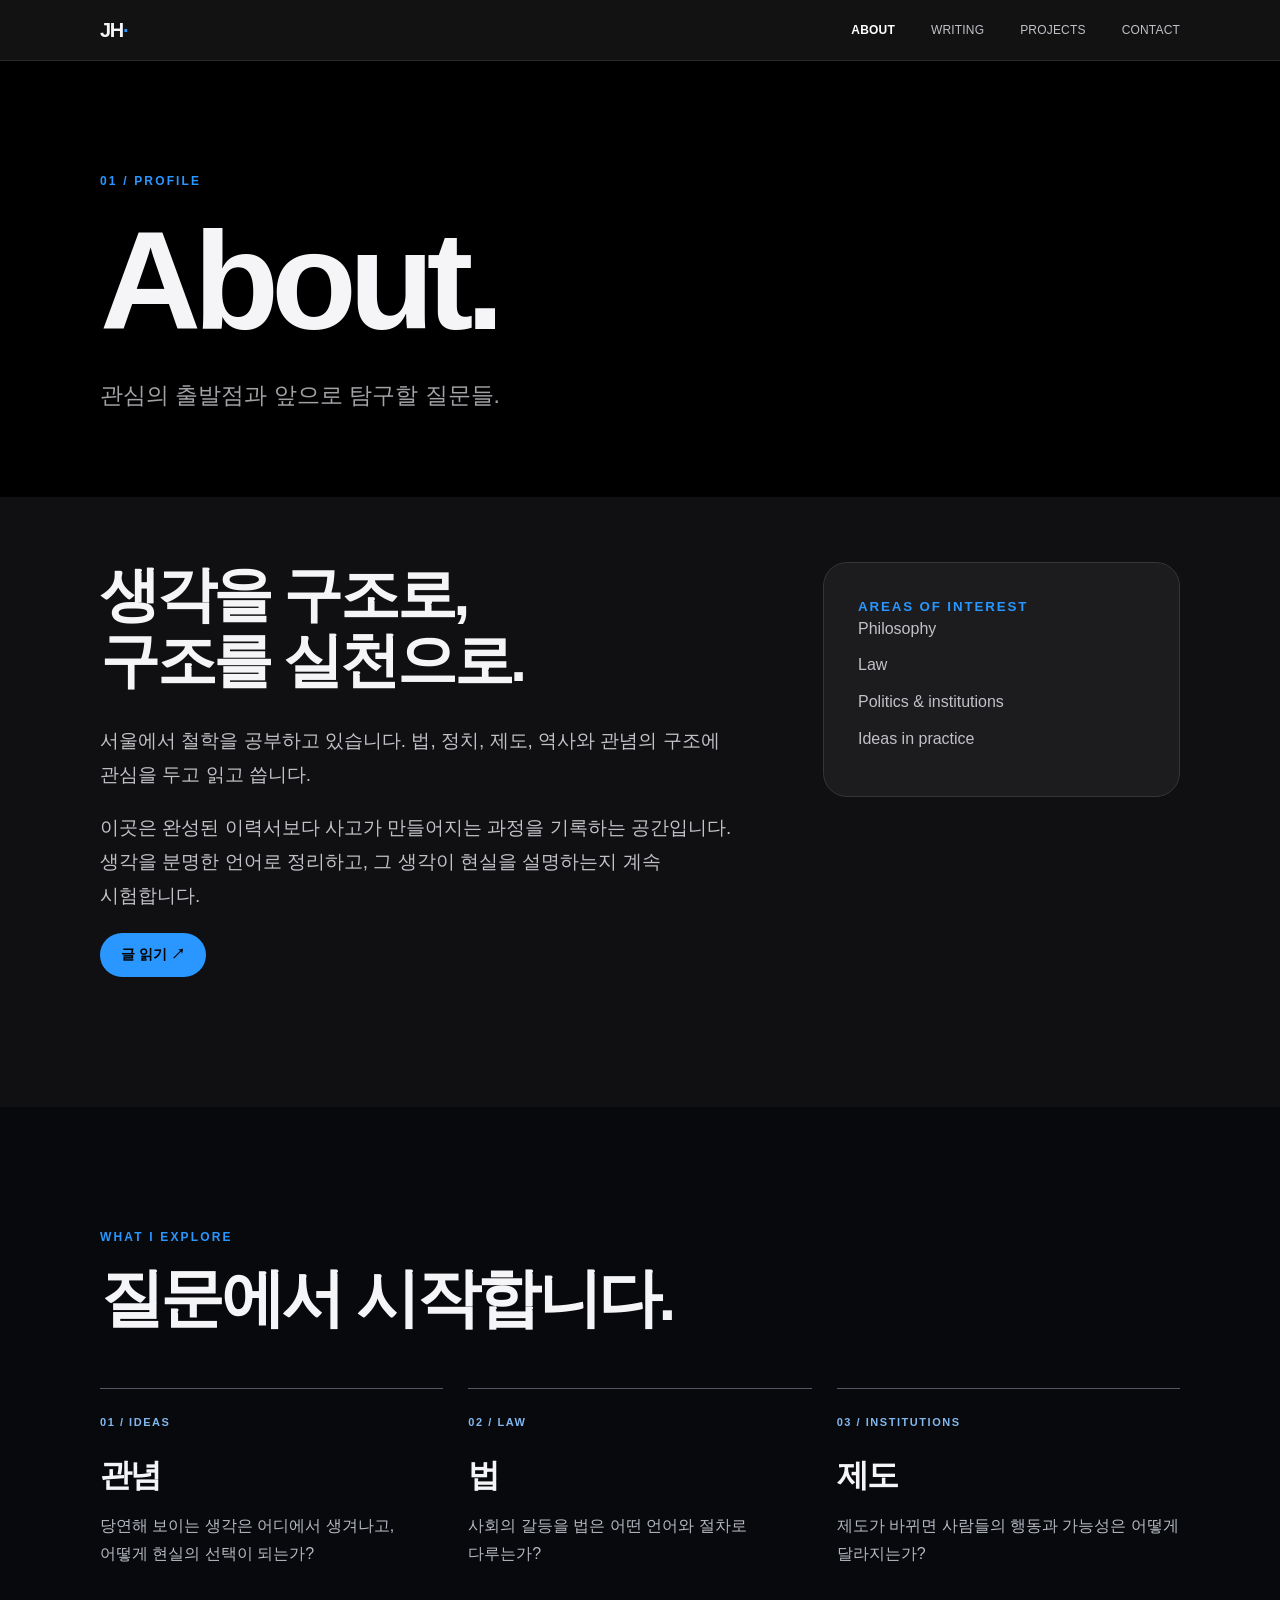
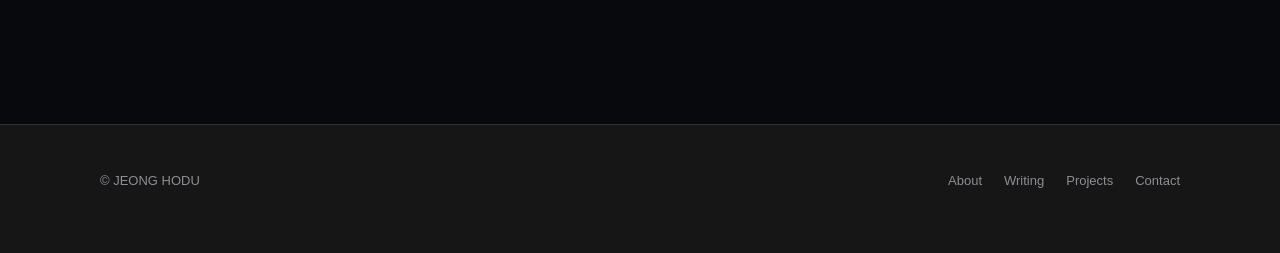
<file: about.html>
<!doctype html>
<html lang="ko"><head>
  <meta charset="utf-8"><meta name="viewport" content="width=device-width,initial-scale=1">
  <meta name="theme-color" content="#08090b">
  <meta name="description" content="정호두의 글과 프로젝트. 철학, 법, 정치와 제도에 관한 기록.">
  <meta property="og:type" content="website">
  <meta property="og:title" content="About — JEONG HODU">
  <meta property="og:description" content="철학에서 시작해 법과 제도, 그리고 우리가 사는 세계로.">
  <title>About — JEONG HODU</title>
  <style>
:root {
  color-scheme: dark;
  --ink: #f5f5f7;
  --muted: #a1a1a6;
  --line: #323235;
  --surface: #101012;
  --panel: #1c1c1e;
  --blue: #2997ff;
  --radius: 24px;
}
* { box-sizing: border-box; }
html { scroll-behavior: smooth; background: #000; }
body {
  margin: 0;
  background: #000;
  color: var(--ink);
  font-family: -apple-system, BlinkMacSystemFont, "SF Pro Display", "Apple SD Gothic Neo", "Malgun Gothic", Arial, sans-serif;
  -webkit-font-smoothing: antialiased;
}
a { color: inherit; }
button, input, textarea { font: inherit; }
button { cursor: pointer; }
button:disabled { opacity: .5; cursor: wait; }
::selection { background: #245c91; color: #fff; }
:focus-visible { outline: 2px solid var(--blue); outline-offset: 3px; }
.skip-link { position: fixed; top: -80px; left: 16px; z-index: 100; padding: 12px 18px; border-radius: 9px; background: #fff; color: #000; text-decoration: none; }
.skip-link:focus { top: 12px; }
.container { width: min(100% - 48px, 1080px); margin-inline: auto; }
.narrow { width: min(100% - 48px, 760px); margin-inline: auto; }

.site-nav {
  position: sticky;
  top: 0;
  z-index: 10;
  background: rgba(22, 22, 23, .84);
  border-bottom: 1px solid rgba(255, 255, 255, .1);
  backdrop-filter: blur(22px);
  -webkit-backdrop-filter: blur(22px);
}
.nav-inner { min-height: 60px; display: flex; align-items: center; justify-content: space-between; gap: 24px; }
.wordmark { font-size: 20px; font-weight: 740; text-decoration: none; letter-spacing: -.065em; white-space: nowrap; }
.wordmark span { color: var(--blue); }
.nav-links { display: flex; align-items: center; gap: clamp(15px, 3vw, 36px); overflow-x: auto; white-space: nowrap; scrollbar-width: none; }
.nav-links::-webkit-scrollbar { display: none; }
.nav-links a { color: #c1c1c7; font-size: 12px; text-decoration: none; letter-spacing: .015em; transition: color .2s; }
.nav-links a:hover, .nav-links a[aria-current="page"] { color: #fff; font-weight: 650; }
.eyebrow { font-size: 12px; font-weight: 700; letter-spacing: .18em; color: var(--blue); text-transform: uppercase; }
h1, h2, h3, p { margin-top: 0; }
h1, h2, h3 { letter-spacing: -.055em; }

.home-hero {
  position: relative;
  isolation: isolate;
  overflow: hidden;
  min-height: max(700px, calc(100svh - 60px));
  display: flex;
  align-items: center;
  justify-content: center;
  padding-block: 110px 150px;
  text-align: center;
  background: #09111c;
}
.hero-slides, .hero-shade, .hero-slide { position: absolute; inset: 0; }
.hero-slides { z-index: -2; }
.hero-slide {
  opacity: 0;
  background-size: cover;
  background-position: center;
  transform: scale(1.065);
  transition: opacity 1.7s cubic-bezier(.4,0,.2,1), transform 5s ease-out;
  will-change: opacity, transform;
}
.hero-slide.is-visible { opacity: 1; transform: scale(1.015); }
.hero-slide:first-child { background-image: url("assets/hero-earth.webp"); }
.hero-shade { z-index: -1; background: linear-gradient(180deg, rgba(0,0,0,.15), rgba(0,0,0,.28) 38%, rgba(0,0,0,.58) 84%, rgba(0,0,0,.83)); }
.home-copy { position: relative; width: min(100% - 48px, 1080px); margin-inline: auto; text-shadow: 0 2px 24px rgba(0,0,0,.4); }
.home-copy .eyebrow { color: #e1e1e6; font-size: 11px; letter-spacing: .25em; }
.home-copy h1 { font-size: clamp(58px, 9.5vw, 142px); font-weight: 680; line-height: .93; letter-spacing: -.082em; margin: 26px 0 30px; white-space: nowrap; }
.home-copy .lead { max-width: 650px; margin: 0 auto; font-size: clamp(18px, 2vw, 25px); line-height: 1.5; font-weight: 450; color: #f4f4f7; word-break: keep-all; }
.home-copy .sublead { margin: 13px auto 0; font-size: 14px; color: #d0d0d5; letter-spacing: .02em; line-height: 1.6; word-break: keep-all; }
.cta-row { display: flex; justify-content: center; gap: 13px; align-items: center; flex-wrap: wrap; margin-top: 40px; }
.home-copy .pill.primary { background: #f5f5f7; color: #101014; box-shadow: 0 8px 30px #0004; }
.home-copy .pill.primary:hover { background: #fff; }
.home-copy .pill.secondary { background: #ffffff1c; border: 1px solid #ffffff80; color: #fff; backdrop-filter: blur(14px); -webkit-backdrop-filter: blur(14px); }
.home-copy .pill.secondary:hover { background: #ffffff30; }
.hero-meta { position: absolute; inset: auto 0 0; padding: 0 max(28px, calc((100vw - 1080px) / 2)) 32px; display: flex; align-items: center; gap: 22px; text-align: left; font-size: 11px; font-weight: 650; letter-spacing: .16em; color: #f5f5f7; }
.hero-meta .hero-count { flex: none; font-variant-numeric: tabular-nums; }
.hero-meta .hero-caption { flex: 1; min-width: 0; overflow: hidden; text-overflow: ellipsis; white-space: nowrap; }
.hero-progress { width: min(20vw, 160px); height: 2px; flex: none; overflow: hidden; background: #ffffff66; }
.hero-progress-fill { display: block; width: 100%; height: 100%; background: #fff; transform-origin: left; animation: hero-progress 3s linear forwards; }
@keyframes hero-progress { from { transform: scaleX(0); } to { transform: scaleX(1); } }
.hero-pause { flex: none; color: #fff; border: 0; background: transparent; padding: 9px 0 9px 12px; font-size: 11px; letter-spacing: .16em; font-weight: 650; }
.hero-pause:hover { color: #d4d4da; }
.pill { display: inline-flex; align-items: center; justify-content: center; gap: 9px; min-height: 44px; padding: 10px 21px; border-radius: 100px; text-decoration: none; font-size: 14px; font-weight: 600; transition: transform .2s, background .2s; }
.pill:hover { transform: translateY(-2px); }
.pill.primary { background: var(--blue); color: #000; }
.pill.primary:hover { background: #56adff; }
.pill.secondary { background: #2c2c2e; color: var(--ink); }
.pill.secondary:hover { background: #3a3a3c; }

.feature-section { background: #08090b; padding: 140px 0 135px; }
.section-head { max-width: 900px; margin-bottom: 82px; }
.section-head .eyebrow { color: #7baee8; }
.section-head h2 { font-size: clamp(45px, 6.7vw, 92px); line-height: 1.07; margin: 22px 0 25px; letter-spacing: -.07em; word-break: keep-all; }
.section-head p { color: #999aa3; font-size: clamp(17px, 1.8vw, 21px); line-height: 1.55; word-break: keep-all; }
.feature-list { border-top: 1px solid #3a3b3f; }
.feature-link { display: grid; grid-template-columns: 86px minmax(0, 1fr) 46px; gap: 20px; align-items: center; padding: 38px 14px 39px 2px; border-bottom: 1px solid #3a3b3f; text-decoration: none; transition: padding .35s ease, background .35s ease; }
.feature-link:hover { padding-left: 15px; background: #ffffff09; }
.feature-link .feature-index { align-self: start; padding-top: 11px; font-size: 12px; font-weight: 650; letter-spacing: .14em; color: #81838a; }
.feature-link h3 { font-size: clamp(43px, 6vw, 75px); line-height: 1; letter-spacing: -.065em; margin: 0 0 10px; }
.feature-link p { color: #999aa3; font-size: 15px; line-height: 1.5; margin: 0; word-break: keep-all; }
.feature-link .feature-arrow { font-size: 29px; font-weight: 300; color: #9da1a8; transition: color .25s ease, transform .25s ease; }
.feature-link:hover .feature-arrow { color: #fff; transform: translate(4px,-4px); }
.statement { padding: 155px 24px 170px; text-align: center; background: radial-gradient(ellipse at 50% 100%, #101a2b 0%, #05070a 50%, #000 83%); }
.statement .eyebrow { display: block; margin-bottom: 35px; }
.statement p { font-size: clamp(35px, 5.2vw, 69px); font-weight: 680; letter-spacing: -.07em; line-height: 1.18; max-width: 900px; margin: auto; word-break: keep-all; }
.statement p span { color: #898d97; }
.latest-section { padding: 120px 0 130px; background: #111113; }
.latest-heading { display: flex; align-items: end; justify-content: space-between; gap: 22px; margin-bottom: 42px; }
.latest-heading h2 { font-size: clamp(49px, 6vw, 72px); line-height: 1; margin: 18px 0 0; }
.section-more { color: #c8c8ce; text-decoration: none; font-size: 14px; white-space: nowrap; padding-bottom: 7px; }
.section-more:hover { color: #fff; }
.latest-list { border-top: 1px solid #3d3d42; }
.latest-link { display: grid; grid-template-columns: 42px minmax(0,1fr) 24px; align-items: baseline; gap: 14px; padding: 29px 0; border-bottom: 1px solid #3d3d42; text-decoration: none; transition: color .2s, padding .2s; }
.latest-link:hover { color: #79b9ff; padding-left: 7px; }
.latest-index { color: #8e8e98; font-size: 12px; font-variant-numeric: tabular-nums; letter-spacing: .1em; }
.latest-title { font-size: clamp(20px, 3.4vw, 30px); font-weight: 600; line-height: 1.35; letter-spacing: -.04em; overflow-wrap: anywhere; }
.latest-arrow { color: var(--blue); font-size: 23px; }
.latest-list>.muted { padding-top: 25px; }

.page-intro { padding: 110px 0 60px; }
.page-intro h1 { font-size: clamp(68px, 11vw, 140px); line-height: 1; margin: 22px 0 27px; }
.page-intro p { font-size: clamp(18px, 2vw, 23px); color: var(--muted); line-height: 1.55; max-width: 690px; word-break: keep-all; }
.page-surface { background: var(--surface); min-height: 48svh; padding: 65px 0 130px; }
.page-surface.white { background: #09090b; }
.toolbar { display: flex; align-items: center; justify-content: space-between; gap: 20px; margin: 0 0 25px; }
.toolbar h2 { font-size: 27px; margin: 0; }
.title-list { border-top: 1px solid var(--line); }
.title-row { border-bottom: 1px solid var(--line); }
.title-row a { display: flex; align-items: center; justify-content: space-between; gap: 18px; padding: 29px 6px; text-decoration: none; font-size: clamp(22px, 3vw, 32px); font-weight: 640; letter-spacing: -.04em; line-height: 1.32; overflow-wrap: anywhere; }
.title-row a:hover { color: var(--blue); }
.title-row a span:last-child { font-size: 24px; font-weight: 400; color: var(--blue); flex: none; }
.empty { padding: 30px 0; color: var(--muted); }
.empty-state { border: 1px solid #39393e; border-radius: 24px; padding: clamp(30px,6vw,60px); background: radial-gradient(ellipse at 100% 0%, #182238, #1c1c1e 55%); }
.empty-state h3 { font-size: clamp(29px,4vw,45px); margin: 20px 0 12px; line-height: 1.2; word-break: keep-all; }
.empty-state p { max-width: 440px; font-size: 16px; }
.empty-state .pill { margin-top: 12px; }
.about-grid { display: grid; grid-template-columns: 1.3fr .7fr; gap: 60px; align-items: start; }
.about-grid h2 { font-size: clamp(38px, 5vw, 60px); line-height: 1.1; margin-bottom: 30px; }
.about-grid p { font-size: 19px; line-height: 1.8; color: #c1c1c7; word-break: keep-all; }
.about-panel { background: var(--panel); border: 1px solid #353538; border-radius: var(--radius); padding: 34px; }
.about-panel p { font-size: 16px; margin-bottom: 8px; }
.about-panel small { color: var(--blue); letter-spacing: .14em; font-weight: 700; }
.questions-section { padding: 120px 0 140px; background: #07090c; }
.questions-section h2 { font-size: clamp(40px,5vw,66px); margin: 18px 0 54px; line-height: 1.12; }
.question-grid { display: grid; grid-template-columns: repeat(3,minmax(0,1fr)); gap: 25px; }
.question-grid>div { border-top: 1px solid #555963; padding-top: 23px; }
.question-grid span { color: #80b7ee; font-size: 11px; font-weight: 700; letter-spacing: .14em; }
.question-grid h3 { font-size: 32px; margin: 24px 0 14px; }
.question-grid p { font-size: 16px; line-height: 1.75; color: #b6b9c2; word-break: keep-all; }
.article-shell { padding-top: 74px; padding-bottom: 130px; min-height: 70svh; }
.back-link { display: inline-block; color: var(--blue); font-size: 14px; text-decoration: none; margin-bottom: 52px; }
.back-link:hover { text-decoration: underline; }
.article-shell h1 { font-size: clamp(40px, 7vw, 78px); line-height: 1.12; margin: 16px 0 23px; overflow-wrap: anywhere; }
.article-meta { font-size: 14px; color: #85858b; }
.article-topline { display: flex; justify-content: space-between; align-items: baseline; gap: 15px; border-bottom: 1px solid var(--line); }
.article-topline .text-button { white-space: nowrap; }
.article-body { font-size: 19px; line-height: 1.93; white-space: pre-wrap; overflow-wrap: anywhere; color: #e1e1e5; padding: 50px 0 86px; }
.article-neighbors { display: grid; grid-template-columns: repeat(2,minmax(0,1fr)); gap: 14px; margin: 0 0 60px; }
.neighbor-link { display: grid; grid-template-columns: minmax(0,1fr) 24px; gap: 14px; align-content: space-between; min-height: 165px; border: 1px solid #35353a; border-radius: 18px; background: #151518; padding: 25px; text-decoration: none; transition: border-color .2s, background .2s; }
.neighbor-link:hover { background: #1f2025; border-color: #627c9d; }
.neighbor-link small { grid-column: 1 / -1; color: #8f949f; font-size: 12px; }
.neighbor-link strong { font-size: clamp(19px,2.2vw,25px); line-height: 1.35; letter-spacing: -.04em; overflow-wrap: anywhere; }
.neighbor-arrow { color: var(--blue); font-size: 22px; align-self: end; }
.comments { border-top: 1px solid var(--line); padding-top: 40px; }
.comments>h3 { font-size: 28px; margin-bottom: 10px; }
.comments .comment-start { margin: 14px 0 6px; }
.muted { color: var(--muted); line-height: 1.6; }
.comment-list { border-top: 1px solid var(--line); margin: 30px 0; }
.comment { border-bottom: 1px solid var(--line); padding: 21px 0; }
.comment.reply { margin-left: 32px; padding-left: 18px; border-left: 2px solid #3b3b3e; }
.comment-head { display: flex; gap: 12px; align-items: baseline; flex-wrap: wrap; }
.comment-head strong { font-size: 15px; }
.comment-head time { font-size: 12px; color: #85858b; }
.comment p { white-space: pre-wrap; overflow-wrap: anywhere; font-size: 16px; line-height: 1.7; color: #d2d2d7; margin: 10px 0; }
.comment p.comment-preview { display: -webkit-box; -webkit-line-clamp: 5; -webkit-box-orient: vertical; overflow: hidden; white-space: normal; }
.comment p.comment-preview.expanded { display: block; white-space: pre-wrap; }
.form-panel { background: var(--panel); border: 1px solid #38383b; border-radius: 22px; padding: 28px; margin: 24px 0; }
.form-panel h3 { font-size: 24px; margin-bottom: 12px; }
.editor-note { margin: 13px 0 0; color: #aaaeb8; font-size: 13px; line-height: 1.5; }
label { display: block; font-size: 14px; font-weight: 600; color: #d2d2d7; margin: 18px 0 8px; }
input, textarea { display: block; width: 100%; background: #101012; border: 1px solid #515157; border-radius: 12px; color: var(--ink); padding: 13px 15px; outline: none; }
input:-webkit-autofill, textarea:-webkit-autofill { -webkit-text-fill-color: var(--ink); box-shadow: 0 0 0 1000px #101012 inset; }
input:focus, textarea:focus { border-color: var(--blue); box-shadow: 0 0 0 3px #2997ff33; }
textarea { min-height: 120px; resize: vertical; line-height: 1.65; }
.row, .actions { display: flex; gap: 12px; align-items: center; flex-wrap: wrap; }
.row>.grow { flex: 1 1 180px; }
.actions { margin-top: 18px; }
.button { border: 0; background: var(--blue); color: #000; border-radius: 100px; padding: 12px 20px; font-size: 14px; font-weight: 650; }
.button:hover { background: #56adff; }
.button.ghost { background: #2c2c2e; color: var(--ink); }
.button.ghost:hover { background: #3a3a3c; }
.text-button { border: 0; background: none; color: var(--blue); font-size: 14px; padding: 5px 0; }
.text-button:hover { text-decoration: underline; }
.form-error { color: #ff8b83; font-size: 14px; min-height: 1.4em; }
.status { color: var(--blue); font-size: 14px; }
.site-footer { background: #161617; border-top: 1px solid var(--line); padding: 48px 0 65px; font-size: 13px; color: #8e8e93; }
.footer-inner { display: flex; justify-content: space-between; gap: 24px; flex-wrap: wrap; }
.footer-links { display: flex; gap: 22px; flex-wrap: wrap; }
.footer-links a { text-decoration: none; }
.footer-links a:hover { color: #fff; }
.admin-zone { padding: 28px 0; border-top: 1px solid var(--line); background: #09090b; }
[hidden] { display: none!important; }
@media(max-width:800px) {
  .home-hero { padding-block: 95px; }
  .home-copy h1 { font-size: clamp(52px, 11vw, 92px); }
  .about-grid { grid-template-columns: 1fr; gap: 24px; }
  .question-grid { grid-template-columns: 1fr; }
  .questions-section { padding: 90px 0; }
}
@media(max-width:600px) {
  .container, .narrow { width: min(100% - 36px, 1080px); }
  .nav-inner { min-height: 76px; flex-direction: column; justify-content: center; align-items: stretch; gap: 9px; padding-block: 8px; }
  .wordmark { font-size: 17px; line-height: 1; }
  .nav-links { justify-content: space-between; gap: 8px; overflow: visible; }
  .nav-links a { font-size: 10px; letter-spacing: .04em; padding: 4px 0; }
  .home-hero { min-height: max(610px, calc(100svh - 76px)); padding-block: 80px 110px; }
  .home-copy { width: min(100% - 36px, 1080px); }
  .home-copy h1 { font-size: clamp(43px, 10.5vw, 66px); letter-spacing: -.08em; }
  .home-copy .sublead { font-size: 13px; }
  .hero-meta { padding: 0 20px 22px; gap: 11px; font-size: 10px; }
  .hero-progress { width: 64px; }
  .hero-pause { padding-left: 4px; font-size: 10px; }
  .feature-section { padding: 91px 0 96px; }
  .section-head { margin-bottom: 50px; }
  .feature-link { grid-template-columns: 35px minmax(0, 1fr) 28px; gap: 10px; padding: 30px 4px 31px 0; }
  .feature-link .feature-index { padding-top: 6px; font-size: 11px; }
  .feature-link h3 { font-size: clamp(38px, 10vw, 60px); }
  .feature-link p { font-size: 13px; }
  .feature-link .feature-arrow { font-size: 22px; }
  .page-intro { padding: 78px 0 40px; }
  .page-intro h1 { font-size: clamp(56px, 14vw, 90px); }
  .page-surface { padding: 44px 0 90px; }
  .statement { padding: 95px 18px 110px; }
  .latest-section { padding: 90px 0; }
  .latest-heading { align-items: start; flex-direction: column; gap: 14px; margin-bottom: 28px; }
  .latest-link { grid-template-columns: 27px minmax(0,1fr) 19px; gap: 9px; padding: 23px 0; }
  .article-shell { padding-top: 48px; }
  .article-body { font-size: 17px; }
  .article-neighbors { grid-template-columns: 1fr; }
  .neighbor-link { min-height: 122px; }
  .comment.reply { margin-left: 12px; }
  .form-panel { padding: 20px; }
}
@media(prefers-reduced-motion:reduce) {
  html { scroll-behavior: auto; }
  *, *:before, *:after { transition: none!important; animation: none!important; }
  .hero-slide { opacity: 0; transform: none; }
  .hero-slide:first-child { opacity: 1; }
  .hero-progress-fill, .hero-pause { display: none; }
}

  </style>
  
</head><body data-page="about">
  <a class="skip-link" href="#main">본문으로 건너뛰기</a>
  <header class="site-nav"><div class="container nav-inner">
      <a class="wordmark" href="index.html" aria-label="JEONG HODU 홈">JH<span>·</span></a>
      <nav class="nav-links" aria-label="주요 메뉴"><a href="about.html" aria-current="page">ABOUT</a><a href="writing.html">WRITING</a><a href="projects.html">PROJECTS</a><a href="contact.html">CONTACT</a></nav>
    </div></header>
  <main id="main">
  <section class="page-intro container"><span class="eyebrow">01 / PROFILE</span><h1>About.</h1><p>관심의 출발점과 앞으로 탐구할 질문들.</p></section>
  <section class="page-surface"><div class="container about-grid">
    <div><h2>생각을 구조로,<br>구조를 실천으로.</h2><p>서울에서 철학을 공부하고 있습니다. 법, 정치, 제도, 역사와 관념의 구조에 관심을 두고 읽고 씁니다.</p><p>이곳은 완성된 이력서보다 사고가 만들어지는 과정을 기록하는 공간입니다. 생각을 분명한 언어로 정리하고, 그 생각이 현실을 설명하는지 계속 시험합니다.</p><a class="pill primary" href="writing.html">글 읽기 ↗</a></div>
    <aside class="about-panel"><small>AREAS OF INTEREST</small><p>Philosophy</p><p>Law</p><p>Politics & institutions</p><p>Ideas in practice</p></aside>
  </div></section>
  <section class="questions-section"><div class="container">
    <span class="eyebrow">WHAT I EXPLORE</span><h2>질문에서 시작합니다.</h2>
    <div class="question-grid">
      <div><span>01 / IDEAS</span><h3>관념</h3><p>당연해 보이는 생각은 어디에서 생겨나고, 어떻게 현실의 선택이 되는가?</p></div>
      <div><span>02 / LAW</span><h3>법</h3><p>사회의 갈등을 법은 어떤 언어와 절차로 다루는가?</p></div>
      <div><span>03 / INSTITUTIONS</span><h3>제도</h3><p>제도가 바뀌면 사람들의 행동과 가능성은 어떻게 달라지는가?</p></div>
    </div>
  </div></section>
</main>
  <footer class="site-footer"><div class="container footer-inner">
      <span>© JEONG HODU</span>
      <div class="footer-links"><a href="about.html">About</a><a href="writing.html">Writing</a><a href="projects.html">Projects</a><a href="contact.html">Contact</a></div>
    </div></footer>
  
</body></html>
</file>
